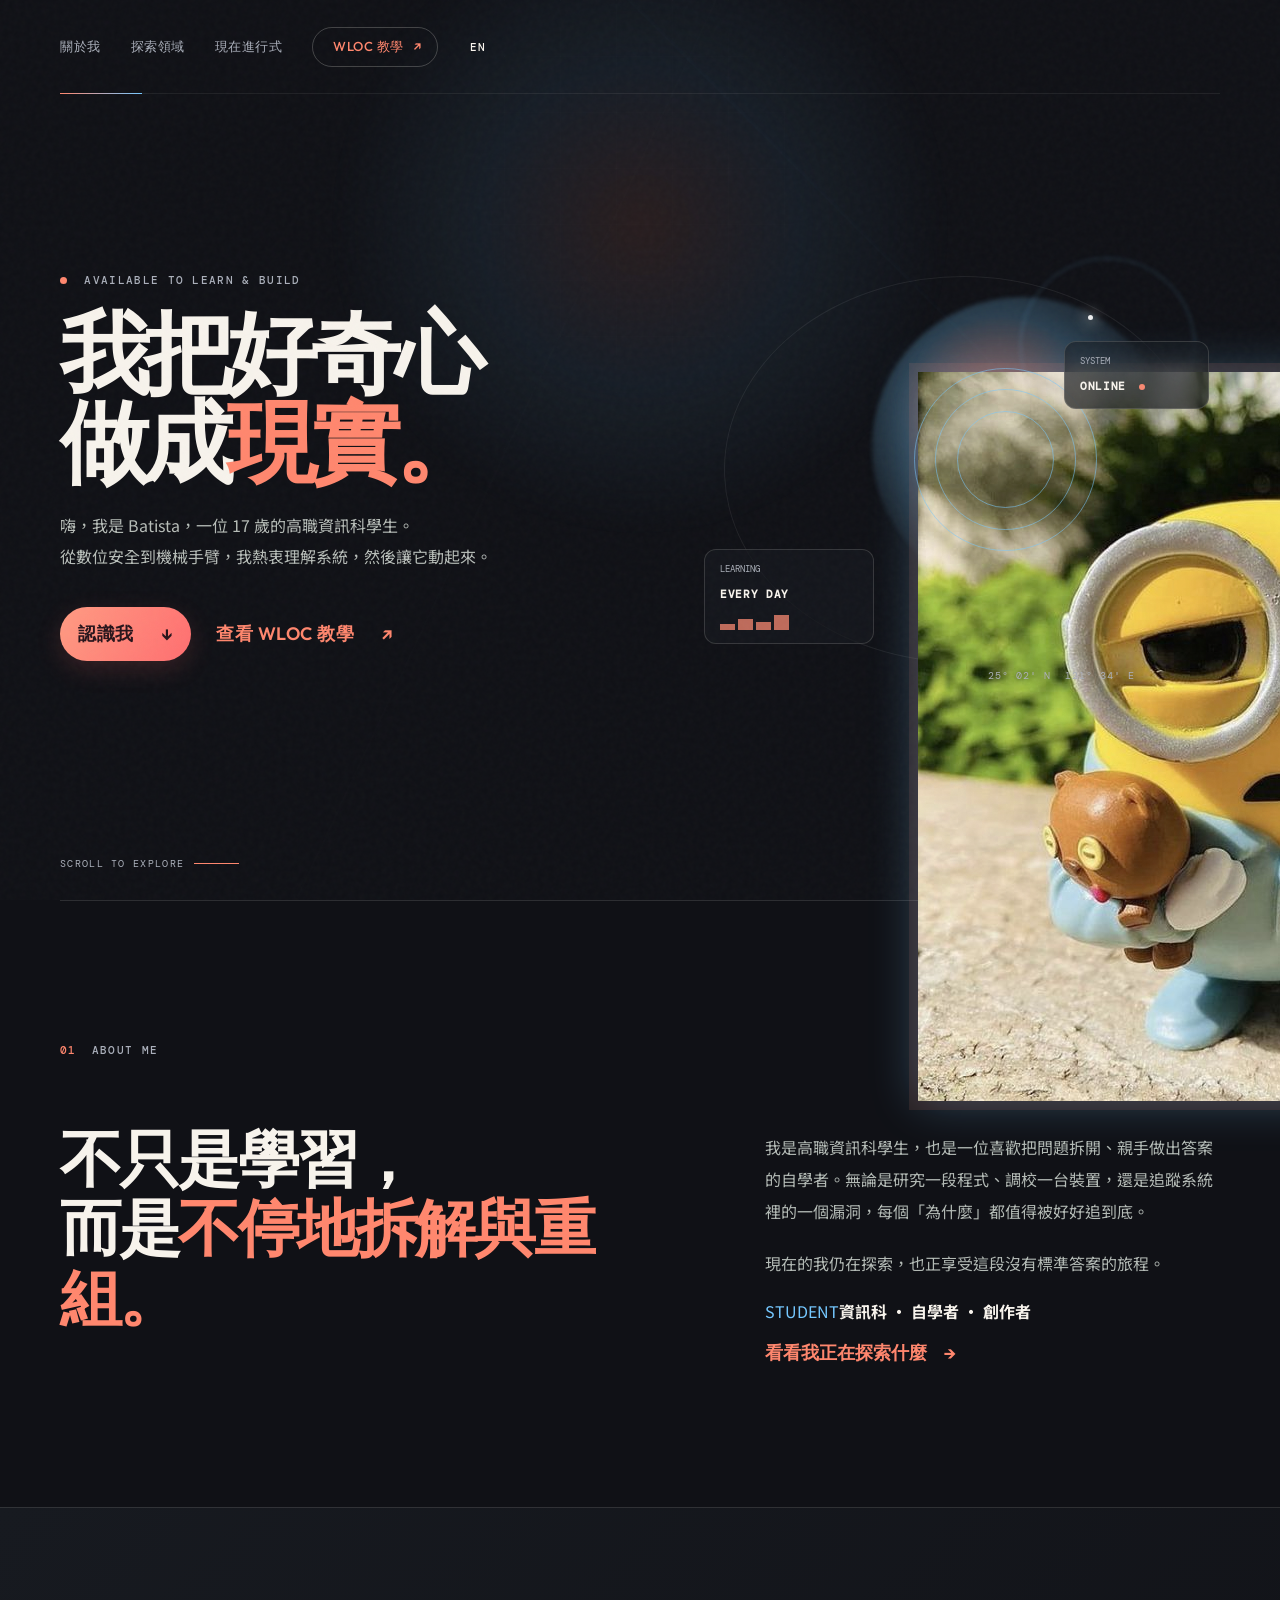
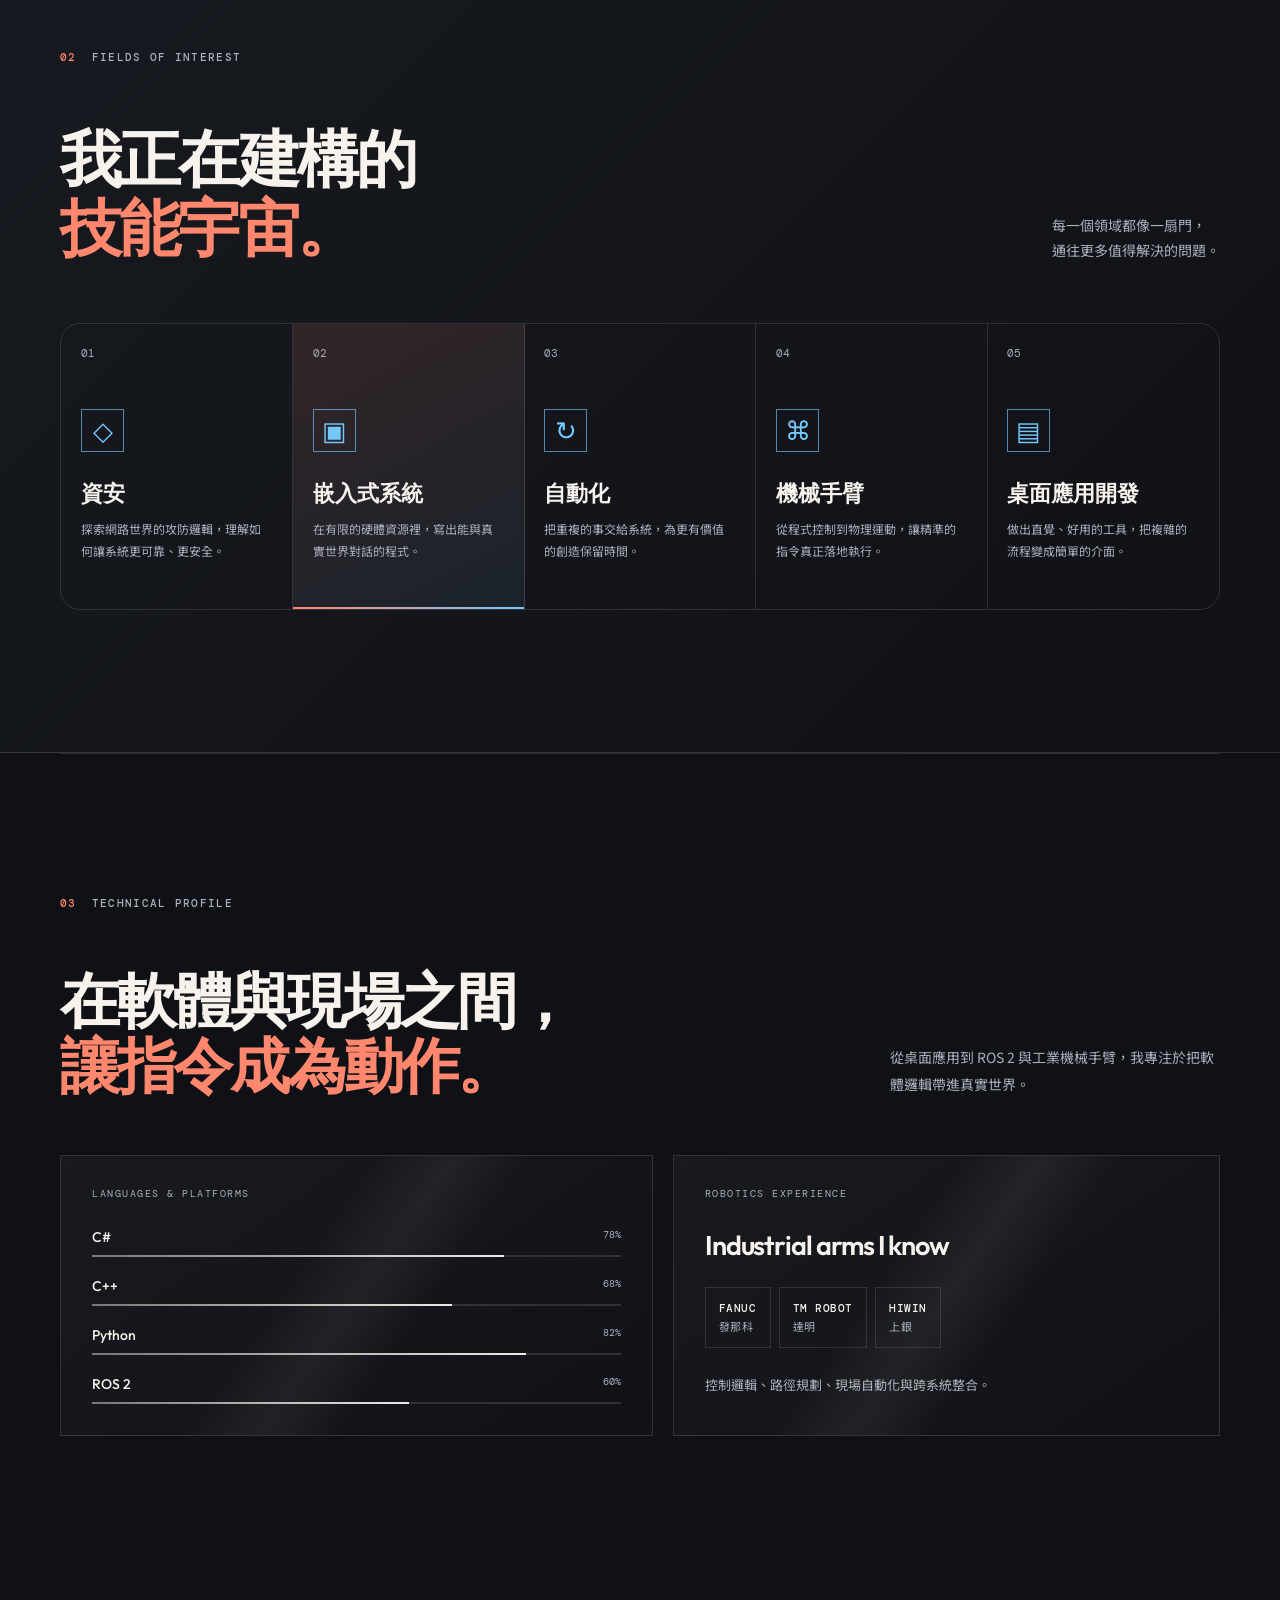
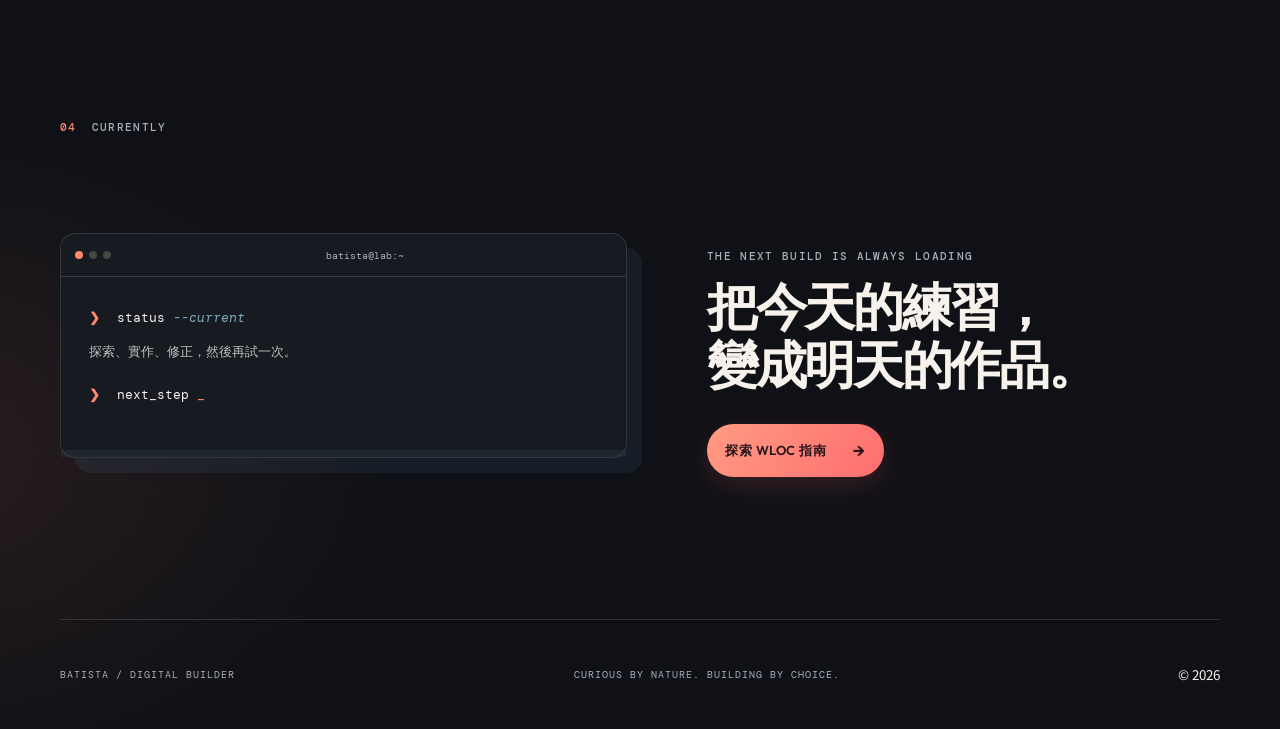
<file: index.html>
<!doctype html>
<html lang="zh-Hant">
<head>
  <meta charset="UTF-8" />
  <meta name="viewport" content="width=device-width, initial-scale=1.0" />
  <meta name="description" content="Batista — 17 歲，自學資安、嵌入式系統與自動化。" />
  <title>Batista | Developer</title>
  <link rel="icon" type="image/png" href="assets/favicon-minion.png" />
  <link rel="preconnect" href="https://fonts.googleapis.com" />
  <link rel="preconnect" href="https://fonts.gstatic.com" crossorigin />
  <link href="https://fonts.googleapis.com/css2?family=DM+Mono:wght@400;500&family=Outfit:wght@400;500;600;700;800&family=Noto+Sans+TC:wght@400;500;600;700&display=swap" rel="stylesheet" />
  <link rel="stylesheet" href="style.css" />
  <link rel="stylesheet" href="final-polish.css" />
</head>
<body>
  <div class="noise"></div><div class="cursor-glow"></div><div class="grid"></div>
  <header class="nav wrap">
    <button class="menu-toggle" aria-label="開啟選單" aria-expanded="false"><i></i><i></i></button>
    <nav><a href="#about" data-i18n="navAbout">關於我</a><a href="#skills" data-i18n="navSkills">探索領域</a><a href="#now" data-i18n="navNow">現在進行式</a><a class="nav-cta" href="wloc.html"><span data-i18n="navGuide">WLOC 教學</span> <span>↗</span></a><button class="lang-switch" type="button" aria-label="Switch language">EN</button></nav>
  </header>
  <main id="top">
    <section class="hero wrap">
      <div class="hero-copy reveal">
        <p class="eyebrow"><span class="pulse"></span> AVAILABLE TO LEARN &amp; BUILD</p>
        <h1 data-i18n-html="heroTitle">我把好奇心<br />做成<span>現實。</span></h1>
        <p class="lede" data-i18n-html="heroLead">嗨，我是 Batista，一位 17 歲的高職資訊科學生。<br />從數位安全到機械手臂，我熱衷理解系統，然後讓它動起來。</p>
        <div class="hero-actions"><a class="button primary" href="#about"><span data-i18n="meet">認識我</span> <span>↓</span></a><a class="button text-button" href="wloc.html"><span data-i18n="viewGuide">查看 WLOC 教學</span> <span>↗</span></a></div>
      </div>
      <div class="hero-visual reveal delay-2" aria-label="抽象科技裝置圖像">
        <div class="orb orb-one"></div><div class="orb orb-two"></div>
        <div class="core"><div class="core-ring r1"></div><div class="core-ring r2"></div><div class="core-ring r3"></div><img src="assets/batista-avatar.png" alt="Batista 的頭貼" /></div>
        <div class="data-card card-a"><small>SYSTEM</small><strong>ONLINE</strong><em></em></div>
        <div class="data-card card-b"><small>LEARNING</small><strong>EVERY DAY</strong><div class="mini-bars"><b></b><b></b><b></b><b></b></div></div>
        <div class="coordinate">25° 02' N&nbsp;&nbsp;121° 34' E</div>
      </div>
      <div class="scroll-note">SCROLL TO EXPLORE <span></span></div>
    </section>
    <section id="about" class="about wrap section">
      <div class="section-label reveal"><span>01</span> ABOUT ME</div>
      <div class="about-content">
        <h2 class="reveal" data-i18n-html="aboutTitle">不只是學習，<br />而是<span>不停地拆解與重組。</span></h2>
        <div class="about-text reveal delay-1"><p data-i18n="aboutP1">我是高職資訊科學生，也是一位喜歡把問題拆開、親手做出答案的自學者。無論是研究一段程式、調校一台裝置，還是追蹤系統裡的一個漏洞，每個「為什麼」都值得被好好追到底。</p><p data-i18n="aboutP2">現在的我仍在探索，也正享受這段沒有標準答案的旅程。</p><div class="student-badge"><span>STUDENT</span><b data-i18n="badge">資訊科 · 自學者 · 創作者</b></div><a class="inline-link" href="#skills"><span data-i18n="explore">看看我正在探索什麼</span> <span>→</span></a></div>
      </div>
    </section>
    <section id="skills" class="skills section">
      <div class="wrap"><div class="section-label reveal"><span>02</span> FIELDS OF INTEREST</div><div class="skills-heading"><h2 class="reveal" data-i18n-html="skillsTitle">我正在建構的<br /><span>技能宇宙。</span></h2><p class="reveal delay-1" data-i18n-html="skillsLead">每一個領域都像一扇門，<br />通往更多值得解決的問題。</p></div>
      <div class="skill-grid">
        <article class="skill-card reveal"><div class="skill-number">01</div><div class="skill-icon shield">◇</div><h3>資安</h3><p>探索網路世界的攻防邏輯，理解如何讓系統更可靠、更安全。</p><span class="card-line"></span></article>
        <article class="skill-card featured reveal delay-1"><div class="skill-number">02</div><div class="skill-icon chip">▣</div><h3>嵌入式系統</h3><p>在有限的硬體資源裡，寫出能與真實世界對話的程式。</p><span class="card-line"></span></article>
        <article class="skill-card reveal delay-2"><div class="skill-number">03</div><div class="skill-icon auto">↻</div><h3>自動化</h3><p>把重複的事交給系統，為更有價值的創造保留時間。</p><span class="card-line"></span></article>
        <article class="skill-card reveal"><div class="skill-number">04</div><div class="skill-icon arm">⌘</div><h3>機械手臂</h3><p>從程式控制到物理運動，讓精準的指令真正落地執行。</p><span class="card-line"></span></article>
        <article class="skill-card reveal delay-1"><div class="skill-number">05</div><div class="skill-icon app">▤</div><h3>桌面應用開發</h3><p>做出直覺、好用的工具，把複雜的流程變成簡單的介面。</p><span class="card-line"></span></article>
      </div></div>
    </section>
    <section class="stack wrap section">
      <div class="section-label reveal"><span>03</span> TECHNICAL PROFILE</div>
      <div class="stack-intro reveal"><h2>在軟體與現場之間，<br><span>讓指令成為動作。</span></h2><p>從桌面應用到 ROS 2 與工業機械手臂，我專注於把軟體邏輯帶進真實世界。</p></div>
      <div class="stack-layout">
        <div class="proficiency reveal"><p class="stack-caption">LANGUAGES &amp; PLATFORMS</p><div class="meter"><div><span>C#</span><b>78%</b></div><i><em style="--level:78%"></em></i></div><div class="meter"><div><span>C++</span><b>68%</b></div><i><em style="--level:68%"></em></i></div><div class="meter"><div><span>Python</span><b>82%</b></div><i><em style="--level:82%"></em></i></div><div class="meter"><div><span>ROS 2</span><b>60%</b></div><i><em style="--level:60%"></em></i></div></div>
        <div class="robot-experience reveal delay-1"><p class="stack-caption">ROBOTICS EXPERIENCE</p><h3>Industrial arms I know</h3><div class="robot-tags"><span>FANUC<br><small>發那科</small></span><span>TM ROBOT<br><small>達明</small></span><span>HIWIN<br><small>上銀</small></span></div><p class="robot-note">控制邏輯、路徑規劃、現場自動化與跨系統整合。</p></div>
      </div>
    </section>
    <section id="now" class="now wrap section"><div class="section-label reveal"><span>04</span> CURRENTLY</div><div class="terminal reveal"><div class="terminal-bar"><span></span><span></span><span></span><p>batista@lab:~</p></div><div class="terminal-body"><p><b>❯</b> status <i>--current</i></p><p class="output">探索、實作、修正，然後再試一次。</p><p><b>❯</b> next_step <span class="typing">_</span></p></div></div><div class="now-copy reveal delay-1"><p class="eyebrow">THE NEXT BUILD IS ALWAYS LOADING</p><h2>把今天的練習，<br />變成明天的作品。</h2><a href="wloc.html" class="button primary">探索 WLOC 指南 <span>→</span></a></div></section>
  </main>
  <footer class="wrap"><p>BATISTA / DIGITAL BUILDER</p><span>CURIOUS BY NATURE. BUILDING BY CHOICE.</span><small>© 2026</small></footer>
  <script src="script.js"></script>
</body>
</html>
</file>
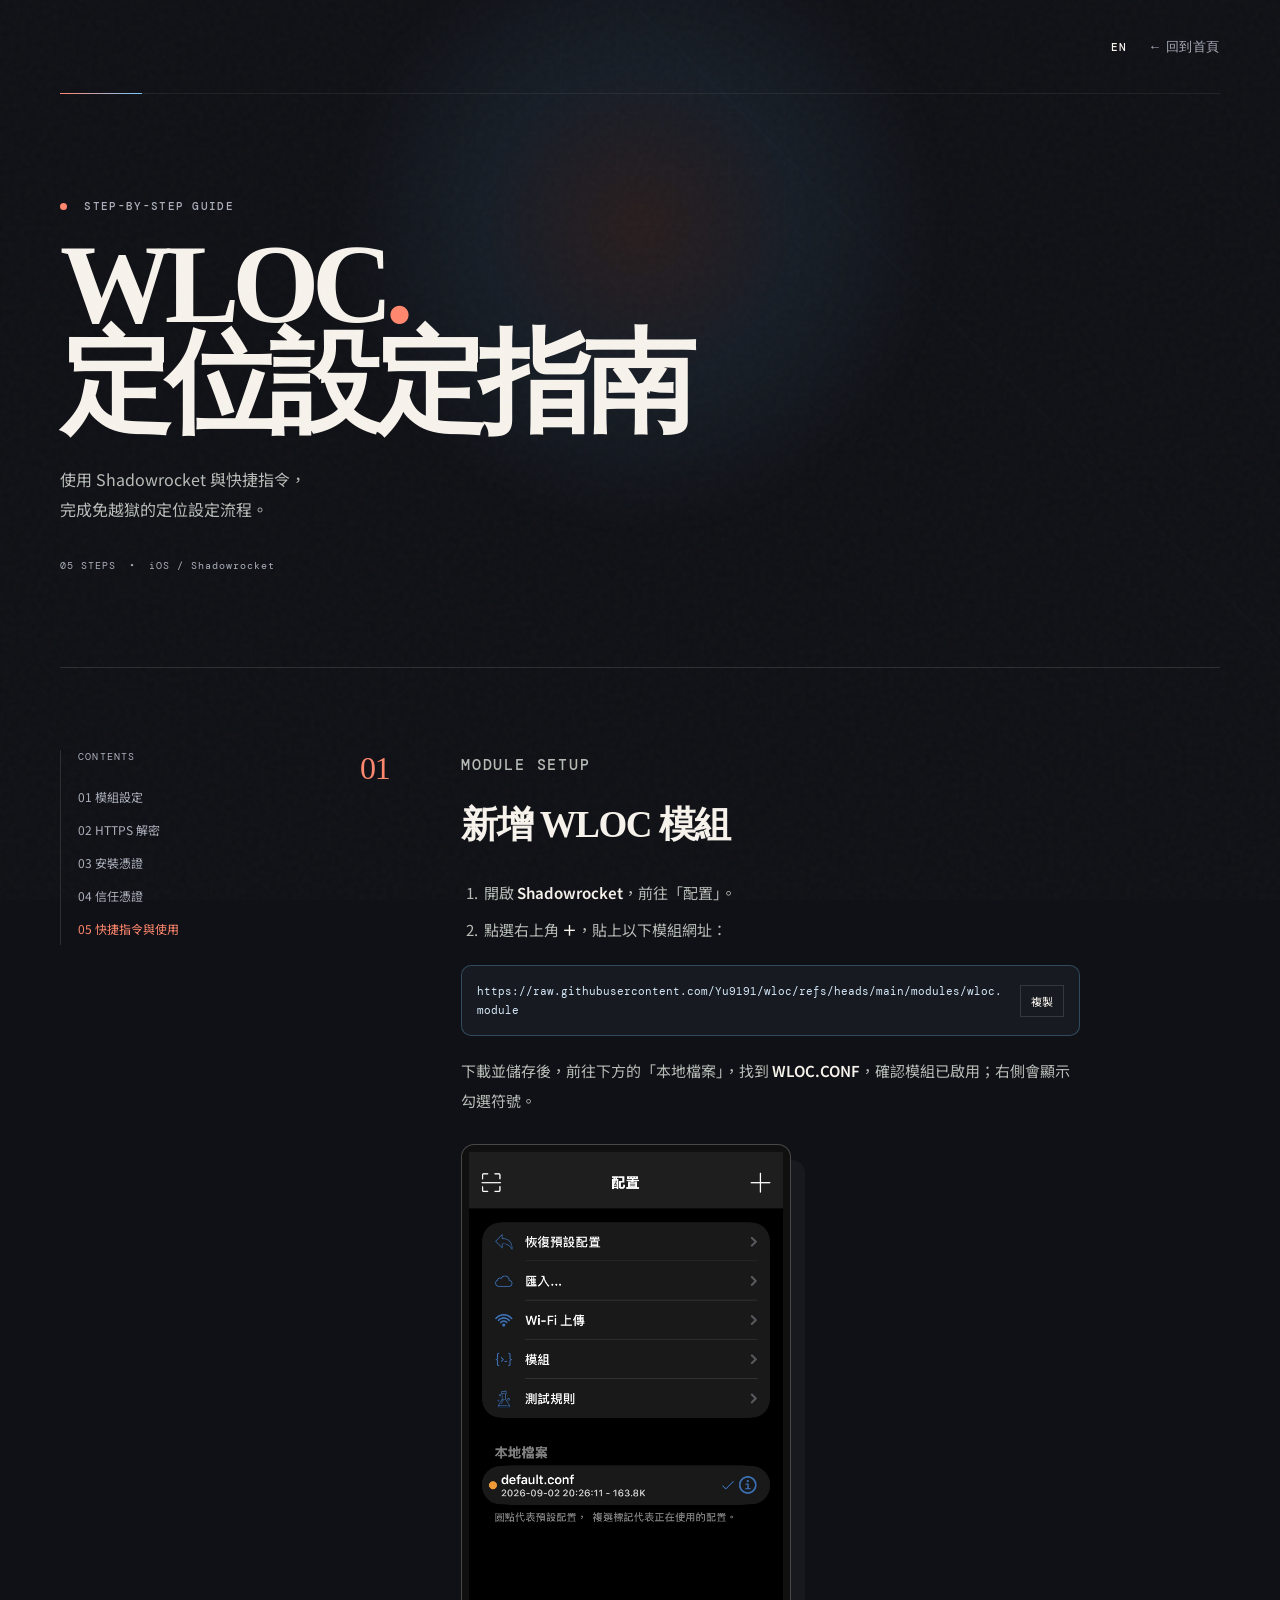
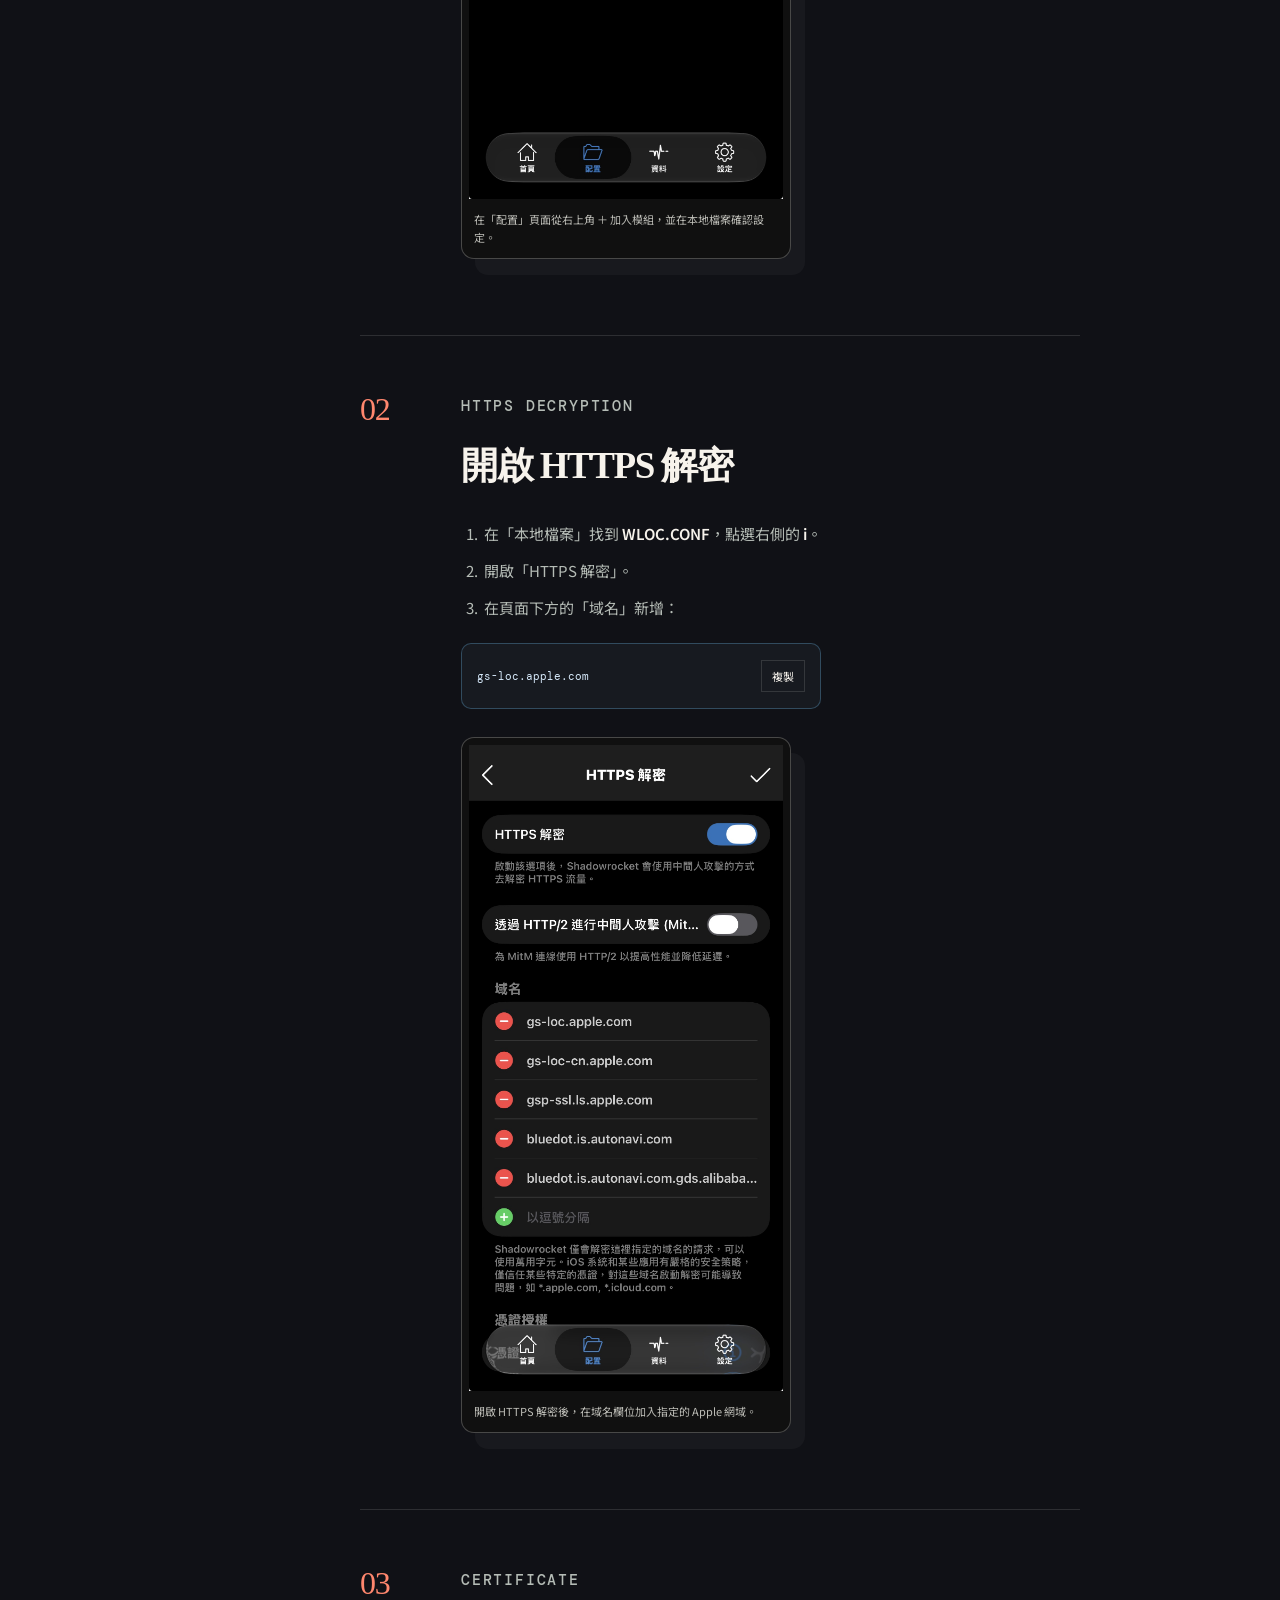
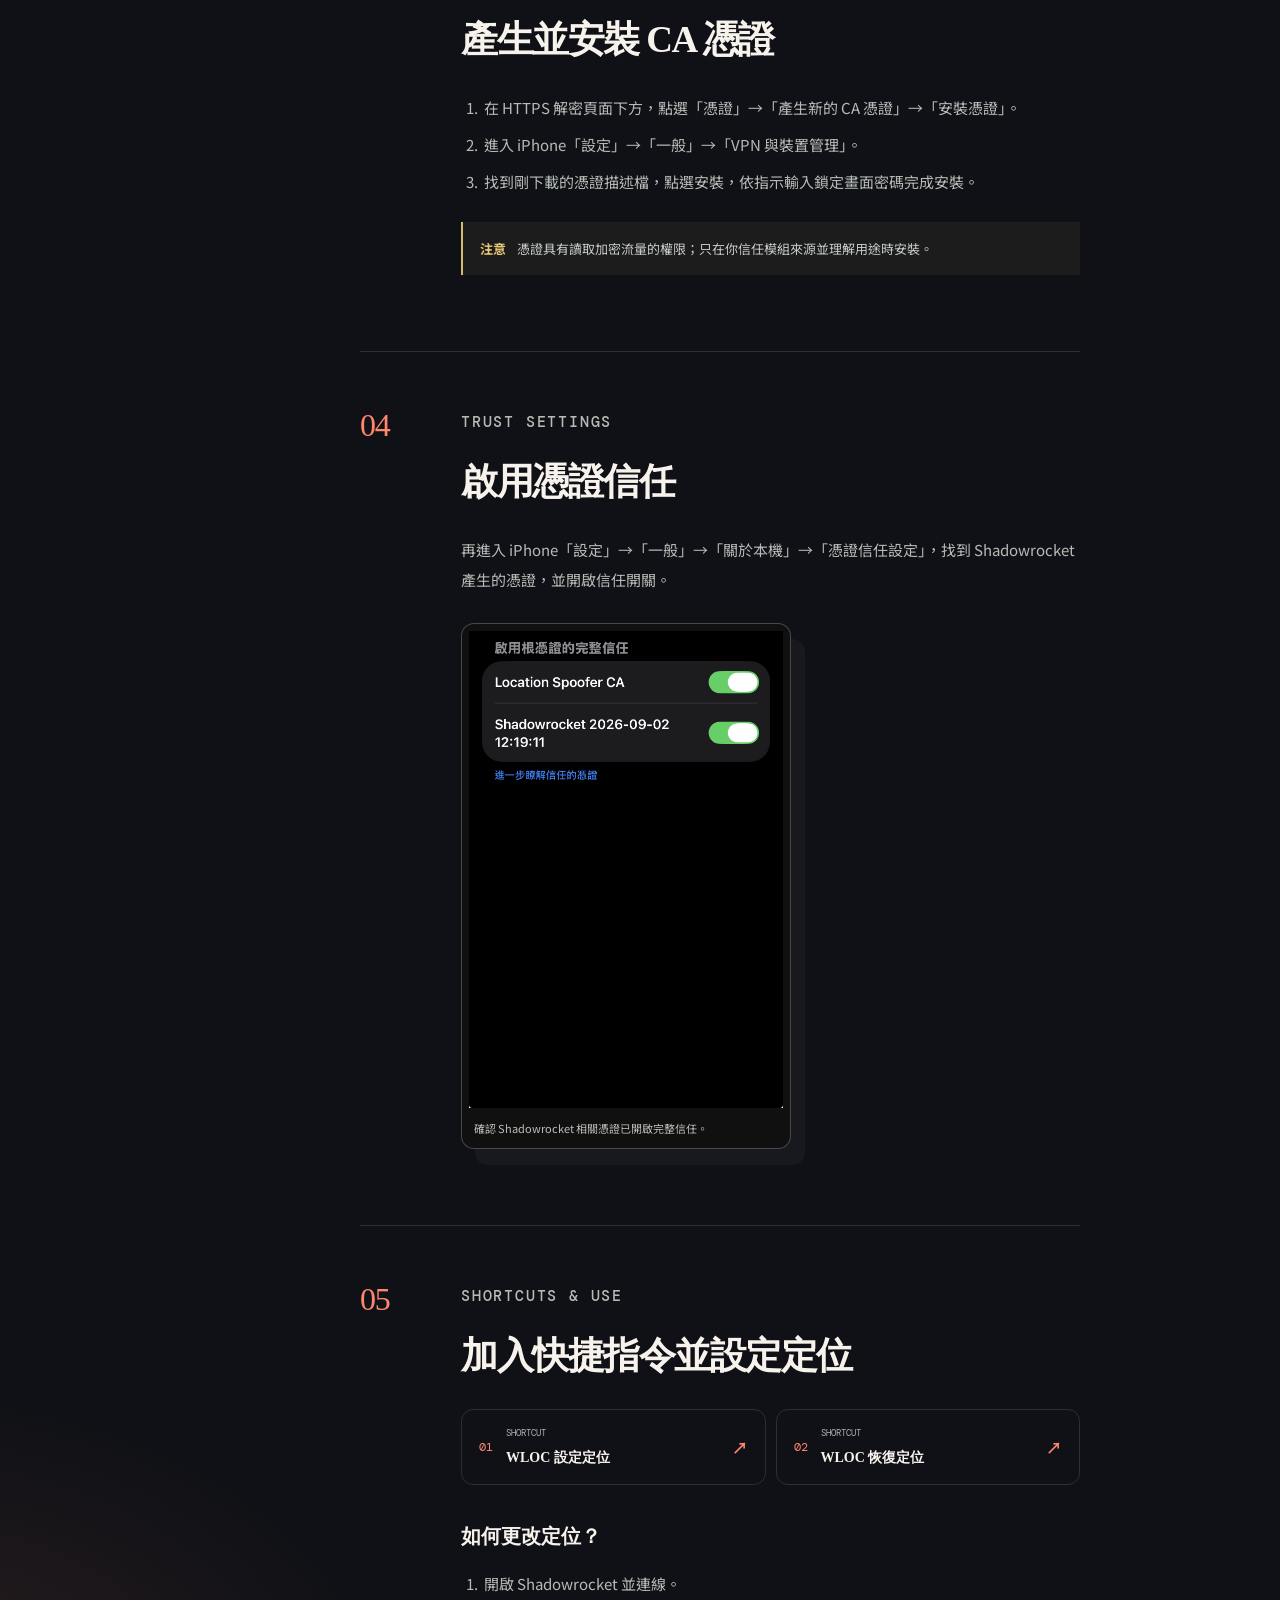
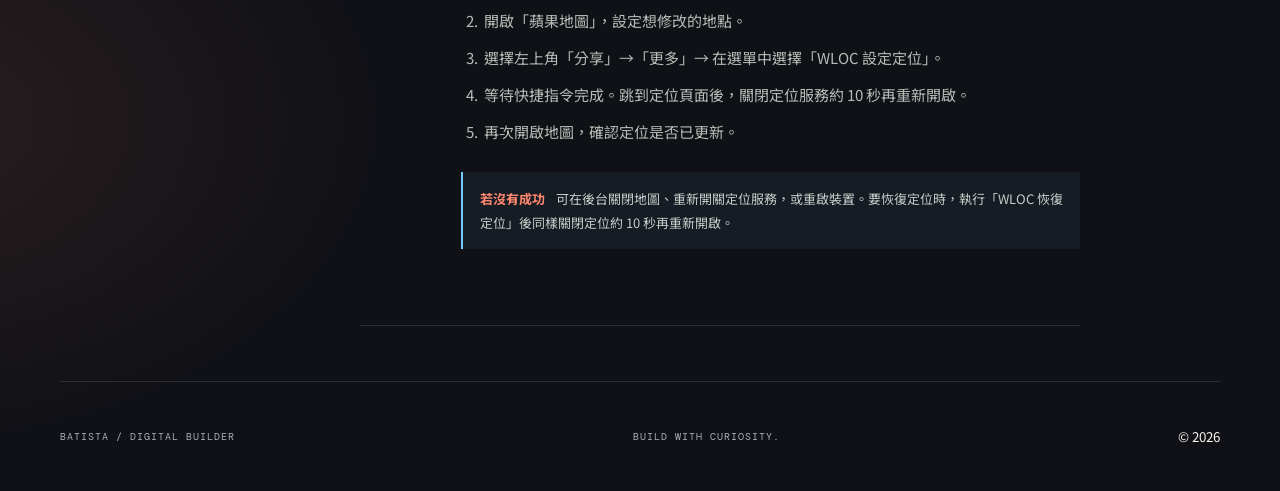
<file: wloc.html>
<!doctype html>
<html lang="zh-Hant"><head><meta charset="UTF-8"/><meta name="viewport" content="width=device-width,initial-scale=1.0"/><meta name="description" content="WLOC Shadowrocket 免越獄定位設定教學"/><title>WLOC Guide | Batista</title><link rel="icon" type="image/png" href="assets/favicon-minion.png"/><link rel="preconnect" href="https://fonts.googleapis.com"/><link rel="preconnect" href="https://fonts.gstatic.com" crossorigin/><link href="https://fonts.googleapis.com/css2?family=DM+Mono:wght@400;500;600;700;800&family=Noto+Sans+TC:wght@400;500;600;700&display=swap" rel="stylesheet"/><link rel="stylesheet" href="style.css"/><link rel="stylesheet" href="final-polish.css"/></head>
<body class="guide-page"><div class="noise"></div><div class="cursor-glow"></div><div class="grid"></div><header class="nav wrap"><div></div><div class="guide-actions"><button class="lang-switch" type="button" aria-label="Switch language">EN</button><a class="back-link" href="index.html" data-i18n="back">← 回到首頁</a></div></header>
<main><section class="guide-hero wrap"><p class="eyebrow reveal"><span class="pulse"></span> STEP-BY-STEP GUIDE</p><h1 class="reveal" data-i18n-html="guideTitle">WLOC<span>.</span><br/>定位設定指南</h1><p class="lede reveal delay-1" data-i18n-html="guideLead">使用 Shadowrocket 與快捷指令，<br/>完成免越獄的定位設定流程。</p><div class="guide-meta reveal delay-2"><span>05 STEPS</span><span>•</span><span>iOS / Shadowrocket</span></div></section>
<section class="guide-content wrap"><aside class="guide-aside"><p>CONTENTS</p><a href="#step-1" class="active">01 模組設定</a><a href="#step-2">02 HTTPS 解密</a><a href="#step-3">03 安裝憑證</a><a href="#step-4">04 信任憑證</a><a href="#step-5">05 快捷指令與使用</a></aside><div class="steps">
<article id="step-1" class="step reveal"><div class="step-count">01</div><div class="step-main"><p class="step-tag">MODULE SETUP</p><h2>新增 WLOC 模組</h2><ol><li>開啟 <strong>Shadowrocket</strong>，前往「配置」。</li><li>點選右上角 <strong>＋</strong>，貼上以下模組網址：</li></ol><div class="code-box"><code>https://raw.githubusercontent.com/Yu9191/wloc/refs/heads/main/modules/wloc.module</code><button class="copy" data-copy="https://raw.githubusercontent.com/Yu9191/wloc/refs/heads/main/modules/wloc.module">複製</button></div><p>下載並儲存後，前往下方的「本地檔案」，找到 <strong>WLOC.CONF</strong>，確認模組已啟用；右側會顯示勾選符號。</p><figure class="tutorial-shot"><img src="assets/shadowrocket-config.png" alt="Shadowrocket 配置與本地檔案畫面"/><figcaption>在「配置」頁面從右上角 ＋ 加入模組，並在本地檔案確認設定。</figcaption></figure></div></article>
<article id="step-2" class="step reveal"><div class="step-count">02</div><div class="step-main"><p class="step-tag">HTTPS DECRYPTION</p><h2>開啟 HTTPS 解密</h2><ol><li>在「本地檔案」找到 <strong>WLOC.CONF</strong>，點選右側的 <strong>i</strong>。</li><li>開啟「HTTPS 解密」。</li><li>在頁面下方的「域名」新增：</li></ol><div class="code-box slim"><code>gs-loc.apple.com</code><button class="copy" data-copy="gs-loc.apple.com">複製</button></div><figure class="tutorial-shot"><img src="assets/https-decryption.png" alt="Shadowrocket HTTPS 解密與域名設定畫面"/><figcaption>開啟 HTTPS 解密後，在域名欄位加入指定的 Apple 網域。</figcaption></figure></div></article>
<article id="step-3" class="step reveal"><div class="step-count">03</div><div class="step-main"><p class="step-tag">CERTIFICATE</p><h2>產生並安裝 CA 憑證</h2><ol><li>在 HTTPS 解密頁面下方，點選「憑證」→「產生新的 CA 憑證」→「安裝憑證」。</li><li>進入 iPhone「設定」→「一般」→「VPN 與裝置管理」。</li><li>找到剛下載的憑證描述檔，點選安裝，依指示輸入鎖定畫面密碼完成安裝。</li></ol><div class="warning"><b>注意</b> 憑證具有讀取加密流量的權限；只在你信任模組來源並理解用途時安裝。</div></div></article>
<article id="step-4" class="step reveal"><div class="step-count">04</div><div class="step-main"><p class="step-tag">TRUST SETTINGS</p><h2>啟用憑證信任</h2><p>再進入 iPhone「設定」→「一般」→「關於本機」→「憑證信任設定」，找到 Shadowrocket 產生的憑證，並開啟信任開關。</p><figure class="tutorial-shot compact"><img src="assets/certificate-trust.png" alt="iPhone 憑證信任設定畫面"/><figcaption>確認 Shadowrocket 相關憑證已開啟完整信任。</figcaption></figure></div></article>
<article id="step-5" class="step reveal"><div class="step-count">05</div><div class="step-main"><p class="step-tag">SHORTCUTS &amp; USE</p><h2>加入快捷指令並設定定位</h2><div class="shortcut-row"><a href="https://www.icloud.com/shortcuts/6662de9658344157959d14da1367d879" target="_blank" rel="noopener"><span>01</span><div><small>SHORTCUT</small><strong>WLOC 設定定位</strong></div><b>↗</b></a><a href="https://www.icloud.com/shortcuts/397a5faafb864899aa99551337edcb47" target="_blank" rel="noopener"><span>02</span><div><small>SHORTCUT</small><strong>WLOC 恢復定位</strong></div><b>↗</b></a></div><h3>如何更改定位？</h3><ol><li>開啟 Shadowrocket 並連線。</li><li>開啟「蘋果地圖」，設定想修改的地點。</li><li>選擇左上角「分享」→「更多」→ 在選單中選擇「WLOC 設定定位」。</li><li>等待快捷指令完成。跳到定位頁面後，關閉定位服務約 10 秒再重新開啟。</li><li>再次開啟地圖，確認定位是否已更新。</li></ol><div class="tip"><b>若沒有成功</b> 可在後台關閉地圖、重新開關定位服務，或重啟裝置。要恢復定位時，執行「WLOC 恢復定位」後同樣關閉定位約 10 秒再重新開啟。</div></div></article>
</div></section></main><footer class="wrap"><p>BATISTA / DIGITAL BUILDER</p><span>BUILD WITH CURIOSITY.</span><small>© 2026</small></footer><script src="script.js"></script></body></html>
</file>
<file: style.css>
:root{--ink:#e9ece9;--muted:#9ca39e;--line:rgba(233,236,233,.15);--lime:#c7ff5e;--bg:#0b0e0d;--panel:#121614}*{box-sizing:border-box}html{scroll-behavior:smooth}body{margin:0;background:var(--bg);color:var(--ink);font-family:'Noto Sans TC',sans-serif;overflow-x:hidden}.wrap{width:min(1160px,calc(100% - 64px));margin:auto}.grid{position:fixed;inset:0;pointer-events:none;opacity:.45;background-image:linear-gradient(rgba(255,255,255,.025) 1px,transparent 1px),linear-gradient(90deg,rgba(255,255,255,.025) 1px,transparent 1px);background-size:56px 56px;mask-image:radial-gradient(ellipse at 50% 20%,black,transparent 70%)}.noise{position:fixed;inset:0;z-index:4;pointer-events:none;opacity:.035;background-image:url("data:image/svg+xml,%3Csvg viewBox='0 0 180 180' xmlns='http://www.w3.org/2000/svg'%3E%3Cfilter id='n'%3E%3CfeTurbulence type='fractalNoise' baseFrequency='.9' numOctaves='4' stitchTiles='stitch'/%3E%3C/filter%3E%3Crect width='100%25' height='100%25' filter='url(%23n)' opacity='.8'/%3E%3C/svg%3E")}.cursor-glow{position:fixed;width:500px;height:500px;left:50%;top:25%;transform:translate(-50%,-50%);pointer-events:none;background:radial-gradient(circle,rgba(176,255,82,.09),transparent 62%);z-index:-1;transition:left .3s ease,top .3s ease}.nav{height:94px;display:flex;align-items:center;justify-content:space-between;position:relative;z-index:10}.brand{display:flex;align-items:center;gap:10px;color:var(--ink);font:600 17px Outfit,sans-serif;letter-spacing:.12em;text-decoration:none}.brand-mark{height:31px;width:31px;border:1px solid var(--lime);border-radius:50%;display:grid;place-items:center;color:var(--lime);font:600 16px Outfit}.dot,h1 span,h2 span{color:var(--lime)}nav{display:flex;gap:30px;align-items:center}nav a,.back-link{color:var(--muted);text-decoration:none;font:500 13px Outfit,sans-serif;letter-spacing:.04em;transition:.25s}nav a:hover,.back-link:hover{color:var(--lime)}.nav-cta{border:1px solid var(--line);padding:10px 14px;color:var(--ink)!important}.nav-cta span{color:var(--lime);margin-left:6px}.menu-toggle{display:none}.hero{min-height:calc(100vh - 94px);display:grid;grid-template-columns:1.05fr .95fr;align-items:center;position:relative;padding-bottom:60px}.eyebrow,.section-label,.step-tag{font:500 11px 'DM Mono',monospace;letter-spacing:.12em;color:var(--muted)}.pulse{display:inline-block;width:7px;height:7px;background:var(--lime);border-radius:50%;margin-right:9px;box-shadow:0 0 0 0 rgba(199,255,94,.6);animation:pulse 2s infinite}@keyframes pulse{70%{box-shadow:0 0 0 8px transparent}100%{box-shadow:0 0 0 0 transparent}}h1,h2,h3,p{margin-top:0}.hero h1{font:700 clamp(57px,7vw,92px)/.99 Outfit,sans-serif;letter-spacing:-.055em;margin:21px 0 25px}.lede{font-size:16px;line-height:1.9;color:#b7bdb8}.hero-actions{display:flex;gap:25px;align-items:center;margin-top:36px}.button{display:inline-flex;gap:27px;align-items:center;text-decoration:none;font:600 13px Outfit,sans-serif;letter-spacing:.04em;transition:.25s}.primary{background:var(--lime);color:#17200a;padding:15px 18px}.primary:hover{box-shadow:0 0 32px rgba(199,255,94,.22);transform:translateY(-3px)}.primary span{font-size:18px}.text-button{color:var(--ink)}.text-button span,.inline-link span{color:var(--lime);font-size:18px}.hero-visual{height:490px;position:relative}.orb{position:absolute;border-radius:50%;filter:blur(2px)}.orb-one{width:300px;height:300px;background:radial-gradient(circle at 36% 38%,rgba(199,255,94,.55),rgba(42,64,23,.28) 30%,transparent 68%);right:48px;top:75px;animation:float 7s ease-in-out infinite}.orb-two{width:175px;height:175px;border:1px solid rgba(199,255,94,.38);right:25px;top:36px;animation:spin 17s linear infinite}@keyframes float{50%{transform:translate(-16px,18px)}}@keyframes spin{to{transform:rotate(360deg)}}.core{position:absolute;right:127px;top:150px;width:175px;height:175px;border-radius:50%;display:grid;place-items:center;background:radial-gradient(circle,rgba(21,27,20,.9) 15%,rgba(8,11,10,.35) 65%,transparent 66%);font:600 56px Outfit;color:var(--lime);text-shadow:0 0 28px rgba(199,255,94,.65)}.core-ring{position:absolute;border:1px solid rgba(199,255,94,.35);border-radius:50%;animation:spin 15s linear infinite}.r1{inset:-4px;border-right-color:transparent}.r2{inset:17px;border-left-color:transparent;animation-direction:reverse;animation-duration:11s}.r3{inset:39px;border-top-color:transparent;animation-duration:8s}.data-card{position:absolute;border:1px solid rgba(233,236,233,.19);background:rgba(15,19,17,.68);backdrop-filter:blur(10px);padding:13px 15px;font-family:'DM Mono';width:145px}.data-card small{display:block;font-size:9px;color:var(--muted);margin-bottom:7px}.data-card strong{font-size:11px;letter-spacing:.06em}.data-card em{display:inline-block;width:6px;height:6px;background:var(--lime);border-radius:50%;margin-left:13px}.card-a{right:11px;top:119px;animation:float 5s ease-in-out infinite}.card-b{left:35px;bottom:68px;width:170px;animation:float 6s ease-in-out -2s infinite}.mini-bars{display:flex;gap:3px;margin-top:12px;align-items:end;height:15px}.mini-bars b{width:15px;background:var(--lime);opacity:.75}.mini-bars b:nth-child(1){height:40%}.mini-bars b:nth-child(2){height:72%}.mini-bars b:nth-child(3){height:55%}.mini-bars b:nth-child(4){height:100%}.coordinate{position:absolute;right:85px;bottom:30px;color:var(--muted);font:10px 'DM Mono';letter-spacing:.1em}.scroll-note{position:absolute;bottom:30px;left:0;font:10px 'DM Mono';letter-spacing:.13em;color:var(--muted);display:flex;align-items:center;gap:10px}.scroll-note span{height:1px;width:45px;background:var(--lime)}.section{padding:142px 0}.section-label{display:flex;gap:15px;align-items:center}.section-label span{color:var(--lime)}.about{border-top:1px solid var(--line)}.about-content{display:grid;grid-template-columns:1.15fr .85fr;gap:90px;margin-top:67px}.about h2,.skills h2,.now h2,.image-request h2{font:600 clamp(39px,5vw,62px)/1.12 Outfit,sans-serif;letter-spacing:-.045em;margin:0}.about-text{padding-top:7px}.about-text p{font-size:16px;line-height:2;color:#b3bab5;margin-bottom:20px}.inline-link{display:inline-flex;gap:17px;align-items:center;text-decoration:none;color:var(--ink);font:600 13px Outfit;margin-top:18px}.skills{background:linear-gradient(135deg,#111613,#0c100e);border-block:1px solid var(--line)}.skills-heading{display:flex;justify-content:space-between;align-items:end;margin:60px 0}.skills-heading p{color:var(--muted);font-size:14px;line-height:1.8;margin:0}.skill-grid{display:grid;grid-template-columns:repeat(5,1fr);border:1px solid var(--line)}.skill-card{min-height:285px;padding:22px 20px;position:relative;border-right:1px solid var(--line);transition:.35s;background:transparent}.skill-card:last-child{border:0}.skill-card:hover,.skill-card.featured{background:rgba(199,255,94,.055)}.skill-number{font:11px 'DM Mono';color:var(--muted)}.skill-icon{width:43px;height:43px;border:1px solid rgba(199,255,94,.55);display:grid;place-items:center;color:var(--lime);font:26px Outfit;margin:49px 0 27px;transition:.35s}.skill-card:hover .skill-icon{transform:rotate(12deg) scale(1.1);background:var(--lime);color:#19210e}.skill-card h3{font:600 22px Outfit;margin-bottom:9px}.skill-card p{font-size:12px;line-height:1.8;color:var(--muted);margin:0}.card-line{position:absolute;bottom:0;left:0;width:0;height:2px;background:var(--lime);transition:.35s}.skill-card:hover .card-line,.featured .card-line{width:100%}.now{display:grid;grid-template-columns:1.05fr .95fr;gap:80px;align-items:center;position:relative}.now .section-label{grid-column:span 2}.terminal{border:1px solid var(--line);background:#101411;box-shadow:15px 15px 0 rgba(199,255,94,.075)}.terminal-bar{border-bottom:1px solid var(--line);height:43px;display:flex;align-items:center;padding:0 14px;gap:6px}.terminal-bar span{width:8px;height:8px;border-radius:50%;background:#3e4841}.terminal-bar span:first-child{background:#d9e985}.terminal-bar p{margin:0 auto;font:10px 'DM Mono';color:var(--muted)}.terminal-body{padding:28px;min-height:180px;font:13px 'DM Mono';line-height:2}.terminal-body p{margin:0}.terminal b{color:var(--lime);margin-right:9px}.terminal i{color:#7eacbf}.output{color:#b9c2bb;margin:8px 0 17px!important}.typing{animation:blink .8s infinite;color:var(--lime)}@keyframes blink{50%{opacity:0}}.now-copy{padding-top:35px}.now-copy h2{font-size:clamp(35px,4vw,52px);margin:15px 0 31px}footer{border-top:1px solid var(--line);height:110px;display:flex;align-items:center;justify-content:space-between;position:relative;z-index:1}footer p,footer>span{margin:0;color:var(--muted);font:10px 'DM Mono';letter-spacing:.1em}.reveal{opacity:0;transform:translateY(23px);transition:opacity .7s ease,transform .7s ease}.reveal.shown{opacity:1;transform:none}.delay-1{transition-delay:.12s}.delay-2{transition-delay:.24s}
/* Guide */.guide-hero{padding:105px 0 95px;border-bottom:1px solid var(--line)}.guide-hero h1{font:700 clamp(61px,9vw,112px)/.88 Outfit;letter-spacing:-.065em;margin:22px 0 32px}.guide-hero h1 span{color:var(--lime)}.guide-meta{display:flex;gap:13px;color:var(--muted);font:10px 'DM Mono';letter-spacing:.1em;margin-top:34px}.guide-content{display:grid;grid-template-columns:210px 1fr;gap:90px;padding-top:82px}.guide-aside{position:sticky;top:35px;height:max-content;border-left:1px solid var(--line);padding-left:17px}.guide-aside p{font:10px 'DM Mono';letter-spacing:.12em;color:var(--muted);margin-bottom:17px}.guide-aside a{display:block;text-decoration:none;color:var(--muted);font-size:12px;padding:8px 0;transition:.25s}.guide-aside a.active,.guide-aside a:hover{color:var(--lime)}.steps{max-width:720px}.step{display:grid;grid-template-columns:76px 1fr;gap:25px;padding:0 0 76px;margin-bottom:55px;border-bottom:1px solid var(--line)}.step-count{font:500 32px Outfit;color:var(--lime);letter-spacing:-.04em}.step-tag{margin:5px 0 12px}.step h2{font:600 37px Outfit;letter-spacing:-.04em;margin-bottom:28px}.step h3{font:600 20px Outfit;margin:38px 0 19px}.step-main>p,.step ol{font-size:15px;color:#b5bcb6;line-height:2;margin:0 0 20px;padding-left:20px}.step-main>p{padding:0}.step li{padding-left:3px;margin-bottom:7px}.step strong{color:var(--ink);font-weight:600}.code-box{padding:16px 15px;margin:18px 0 20px;background:#131915;border:1px solid rgba(199,255,94,.3);display:flex;align-items:center;gap:15px}.code-box code{font:11px 'DM Mono';color:#d9e8c4;overflow-wrap:anywhere;line-height:1.7;flex:1}.copy{border:1px solid var(--line);background:transparent;color:var(--ink);padding:7px 10px;cursor:pointer;white-space:nowrap;font:11px 'Noto Sans TC';transition:.2s}.copy:hover{background:var(--lime);color:#19210e}.slim{max-width:360px}.tip,.warning{font-size:13px;line-height:1.8;padding:15px 17px;margin-top:25px;border-left:2px solid var(--lime);background:rgba(199,255,94,.06);color:#c5ccc7}.tip b,.warning b{color:var(--lime);margin-right:8px}.warning{border-color:#d6bb71;background:rgba(214,187,113,.07)}.warning b{color:#e6c877}.shortcut-row{display:grid;grid-template-columns:1fr 1fr;gap:10px}.shortcut-row a{border:1px solid var(--line);padding:17px;display:flex;align-items:center;gap:13px;text-decoration:none;color:var(--ink);transition:.25s}.shortcut-row a:hover{border-color:var(--lime);transform:translateY(-3px)}.shortcut-row span{font:12px 'DM Mono';color:var(--lime)}.shortcut-row small{display:block;color:var(--muted);font:9px 'DM Mono';margin-bottom:4px}.shortcut-row strong{font:600 14px Outfit}.shortcut-row b{margin-left:auto;color:var(--lime)}.image-request{padding:45px 0 125px}.image-request h2{font-size:45px;margin:12px 0}.image-request>p:not(.eyebrow){color:var(--muted);font-size:14px}.image-list{display:grid;grid-template-columns:repeat(2,1fr);gap:1px;background:var(--line);border:1px solid var(--line);margin-top:31px}.image-list span{background:var(--panel);padding:19px;font-size:13px;line-height:1.6;color:#c1c8c1}
@media(max-width:760px){.wrap{width:min(100% - 36px,1160px)}.nav{height:76px}.menu-toggle{display:grid;gap:5px;background:none;border:0;padding:8px}.menu-toggle i{height:1px;width:22px;background:var(--ink)}nav{display:none;position:absolute;top:65px;right:0;left:0;background:#131714;border:1px solid var(--line);padding:18px;flex-direction:column;align-items:stretch;gap:15px}nav.open{display:flex}.nav-cta{text-align:center}.hero{display:block;padding:78px 0 67px;min-height:auto}.hero h1{font-size:57px}.lede br{display:none}.hero-visual{height:355px;margin:34px -10px -20px}.core{right:76px;top:105px;width:158px;height:158px}.orb-one{right:7px;top:38px}.orb-two{right:0;top:12px}.card-a{right:0;top:75px}.card-b{left:0;bottom:42px}.coordinate{right:10px;bottom:12px;font-size:8px}.scroll-note{display:none}.section{padding:85px 0}.about-content,.now{display:block;margin-top:40px}.about h2{margin-bottom:31px}.skills-heading{display:block;margin:39px 0}.skills-heading p{margin-top:18px}.skill-grid{grid-template-columns:1fr 1fr}.skill-card{min-height:235px;border-bottom:1px solid var(--line)}.skill-card:nth-child(2){border-right:0}.skill-card:last-child{border-right:1px solid var(--line)}.skill-icon{margin:29px 0 20px}.now .section-label{margin-bottom:38px}.now-copy{padding-top:55px}.terminal{box-shadow:8px 8px 0 rgba(199,255,94,.075)}footer{height:auto;padding:29px 0;gap:18px;align-items:flex-start;flex-direction:column}.guide-hero{padding:70px 0}.guide-hero h1{font-size:62px}.guide-content{display:block;padding-top:48px}.guide-aside{display:none}.step{grid-template-columns:1fr;gap:10px;padding-bottom:52px;margin-bottom:44px}.step-count{font-size:23px}.step h2{font-size:31px;margin-bottom:21px}.step-main>p,.step ol{font-size:14px}.shortcut-row,.image-list{grid-template-columns:1fr}.image-request{padding:25px 0 80px}.image-request h2{font-size:36px}.back-link{font-size:12px}.cursor-glow{display:none}.tutorial-shot{max-width:310px}}

/* Rebuilt visual language: ink, porcelain, coral and arctic blue */
:root{--bg:#101116;--panel:#171a20;--ink:#f7f3ec;--muted:#abb0bb;--line:rgba(247,243,236,.13);--lime:#ff876e;--violet:#75c8ff}body{background:radial-gradient(60rem 34rem at 84% -10%,rgba(117,200,255,.15),transparent 70%),radial-gradient(42rem 28rem at -8% 93%,rgba(255,135,110,.11),transparent 72%),var(--bg)}body:before{content:"";position:fixed;inset:0;pointer-events:none;z-index:-1;opacity:.55;background:linear-gradient(115deg,transparent 42%,rgba(255,255,255,.018) 42.1%,transparent 42.4%),linear-gradient(45deg,transparent 70%,rgba(117,200,255,.04) 70.1%,transparent 70.4%)}.cursor-glow{width:650px;height:650px;background:radial-gradient(circle,rgba(255,135,110,.10),rgba(117,200,255,.07) 35%,transparent 68%);filter:blur(5px)}.nav{border-bottom:1px solid rgba(247,243,236,.07)}.nav:after{content:"";position:absolute;bottom:-1px;left:0;width:82px;height:1px;background:linear-gradient(90deg,var(--lime),var(--violet))}.nav-cta{border-radius:999px;border-color:rgba(247,243,236,.22)}.nav-cta:hover{background:rgba(247,243,236,.07)}.lang-switch{border:0;background:transparent;color:var(--ink);font:500 11px 'DM Mono';letter-spacing:.05em;cursor:pointer;padding:8px 2px;transition:.25s}.lang-switch:hover{color:var(--lime);transform:translateY(-2px)}.guide-actions{display:flex;gap:20px;align-items:center}.brand-mark{border-color:var(--violet);color:var(--violet)}.dot,h1 span,h2 span{color:var(--lime)}.primary{border-radius:999px;background:linear-gradient(120deg,#ff9b82,#ff6e70);color:#27141b;box-shadow:0 8px 26px rgba(255,105,105,.16)}.primary:hover{box-shadow:0 14px 35px rgba(255,105,105,.28)}.text-button{position:relative}.text-button:after{content:"";position:absolute;bottom:-7px;left:0;width:0;height:1px;background:var(--violet);transition:.3s}.text-button:hover:after{width:100%}.hero h1{letter-spacing:-.07em}.hero-visual{filter:saturate(.92)}.orb-one{background:radial-gradient(circle at 42% 38%,rgba(255,135,110,.63),rgba(117,200,255,.25) 38%,transparent 70%);animation:float 9s ease-in-out infinite}.orb-two{border-color:rgba(117,200,255,.62);border-style:dashed}.core{background:radial-gradient(circle,rgba(16,17,22,.9) 15%,rgba(16,17,22,.2) 65%,transparent 66%)}.core img{border-color:rgba(247,243,236,.8);box-shadow:0 0 0 9px rgba(255,135,110,.11),0 0 44px rgba(117,200,255,.32)}.core-ring{border-color:rgba(117,200,255,.55)}.data-card{border-radius:12px;background:rgba(23,26,32,.68);border-color:rgba(247,243,236,.15)}.data-card em,.mini-bars b{background:var(--lime)}.hero:after{background:linear-gradient(transparent,var(--lime),transparent);box-shadow:0 0 17px var(--lime)}.student-badge{border-color:var(--lime)}.student-badge span{color:var(--violet)}.skills{background:linear-gradient(135deg,#171a20,#101116)}.skill-grid{border-radius:20px;overflow:hidden}.skill-card{transition:transform .35s ease,background .35s ease}.skill-card:hover{transform:translateY(-9px);z-index:1}.skill-card:hover,.skill-card.featured{background:linear-gradient(155deg,rgba(255,135,110,.13),rgba(117,200,255,.08))}.skill-icon{border-color:rgba(117,200,255,.65);color:var(--violet)}.skill-card:hover .skill-icon{background:var(--lime);color:#28151b}.card-line{background:linear-gradient(90deg,var(--lime),var(--violet))}.terminal{border-radius:15px;background:#171a20;box-shadow:15px 15px 0 rgba(117,200,255,.07)}.terminal-bar span:first-child{background:var(--lime)}.terminal-body{background-image:linear-gradient(transparent 96%,rgba(117,200,255,.07) 96%)}.tutorial-shot{border-radius:13px;border-color:rgba(117,200,255,.4);background:linear-gradient(135deg,rgba(117,200,255,.14),rgba(255,135,110,.07));box-shadow:14px 16px 0 rgba(255,135,110,.1)}.tutorial-shot:before{background:linear-gradient(180deg,transparent 0%,rgba(117,200,255,.15) 49%,transparent 51%)}.code-box{border-radius:10px;background:#171a20;border-color:rgba(117,200,255,.28)}.code-box code{color:#d6e9fa}.copy:hover{background:var(--violet);color:#0d1520}.tip{border-color:var(--violet);background:rgba(117,200,255,.06)}.shortcut-row a{border-radius:12px}.shortcut-row a:hover{border-color:var(--lime)}

/* Midnight blue / ice blue visual upgrade */
:root{--motion:1}.tutorial-shot,.tutorial-shot.compact{box-sizing:border-box;width:min(100%,330px)!important;max-width:330px!important;height:auto!important}.tutorial-shot img,.tutorial-shot.compact img{display:block!important;width:100%!important;height:auto!important;max-width:100%!important;max-height:none!important;object-fit:contain!important;object-position:center!important}.tutorial-shot figcaption{max-width:100%;word-break:break-word}.guide-page .step{transition:background .4s ease}.guide-page .step:hover{background:linear-gradient(90deg,rgba(255,255,255,.025),transparent 64%)}.guide-page .step:hover .step-count{transform:translateX(5px);color:#fff}.step-count{transition:transform .4s ease,color .4s ease}.hero-copy .eyebrow{animation:softRise 1s .15s both}.hero h1{animation:softRise 1s .26s both}.hero .lede{animation:softRise 1s .39s both}.hero-actions{animation:softRise 1s .52s both}@keyframes softRise{from{opacity:0;transform:translateY(18px);filter:blur(5px)}to{opacity:1;transform:none;filter:none}}.hero-visual:before{content:"";position:absolute;inset:11% 3% 10% 10%;border:1px solid rgba(255,255,255,.07);border-radius:50%;animation:breath 7s ease-in-out infinite}.hero-visual:after{content:"";position:absolute;width:5px;height:5px;border-radius:50%;background:#eee;right:23%;top:19%;box-shadow:0 0 14px 4px rgba(255,255,255,.3);animation:orbitDot 9s linear infinite}@keyframes breath{50%{transform:scale(1.07);opacity:.26}}@keyframes orbitDot{to{transform:rotate(360deg) translateX(100px) rotate(-360deg)}}.button{position:relative;overflow:hidden}.button:before{content:"";position:absolute;inset:0;transform:translateX(-130%) skewX(-22deg);background:linear-gradient(90deg,transparent,rgba(255,255,255,.45),transparent);transition:transform .7s ease}.button:hover:before{transform:translateX(130%) skewX(-22deg)}.skill-card{will-change:transform}.skill-card:nth-child(odd){animation:cardDrift 8s ease-in-out infinite}.skill-card:nth-child(even){animation:cardDrift 8s ease-in-out -3s infinite}@keyframes cardDrift{50%{transform:translateY(-4px)}}.proficiency,.robot-experience{animation:softRise .8s both}.robot-experience{animation-delay:.12s}@media(prefers-reduced-motion:reduce){*,*:before,*:after{animation-duration:.01ms!important;animation-iteration-count:1!important;scroll-behavior:auto!important}}@media(max-width:760px){.tutorial-shot,.tutorial-shot.compact{width:min(100%,290px)!important;max-width:290px!important}.hero-visual:before{inset:12% 2%}.skill-card:nth-child(n){animation:none}}
</file>
<file: final-polish.css>
/* Stable final layout and motion layer */
.stack{border-top:1px solid var(--line)}
.stack-intro{display:flex;justify-content:space-between;align-items:end;gap:72px;margin:58px 0}
.stack-intro h2{margin:0;font:600 clamp(37px,4.7vw,60px)/1.08 Outfit,sans-serif;letter-spacing:-.055em}
.stack-intro p{max-width:330px;margin:0;color:var(--muted);font-size:14px;line-height:1.9}
.stack-layout{display:grid;grid-template-columns:1.04fr .96fr;gap:20px}
.proficiency,.robot-experience{position:relative;overflow:hidden;padding:31px;border:1px solid var(--line);background:linear-gradient(145deg,rgba(255,255,255,.038),rgba(255,255,255,.008))}
.proficiency::after,.robot-experience::after{content:"";position:absolute;inset:-120% -35%;pointer-events:none;background:linear-gradient(125deg,transparent 45%,rgba(255,255,255,.06) 50%,transparent 55%);animation:panel-sheen 8s ease-in-out infinite}
.stack-caption{margin:0 0 28px;color:var(--muted);font:10px 'DM Mono',monospace;letter-spacing:.15em}
.meter{margin:0 0 20px}.meter:last-child{margin-bottom:0}.meter div{display:flex;justify-content:space-between;margin-bottom:9px;font:500 14px Outfit,sans-serif}.meter b{color:var(--muted);font:10px 'DM Mono',monospace;font-weight:400}.meter i{display:block;height:2px;overflow:hidden;background:rgba(255,255,255,.13)}.meter em{display:block;width:var(--level);height:100%;transform-origin:left;background:linear-gradient(90deg,#777,#eceae2);animation:meter-load 1.5s cubic-bezier(.25,1,.5,1) both}
.robot-experience h3{margin:0 0 25px;font:600 27px Outfit,sans-serif;letter-spacing:-.04em}.robot-tags{display:flex;flex-wrap:wrap;gap:8px}.robot-tags span{padding:11px 13px;border:1px solid var(--line);font:500 11px/1.65 'DM Mono',monospace;letter-spacing:.05em;transition:transform .3s,background .3s,color .3s}.robot-tags span:hover{transform:translateY(-4px);background:#e5e2da;color:#111}.robot-tags small{color:var(--muted);font:11px 'Noto Sans TC',sans-serif}.robot-note{margin:25px 0 0;color:var(--muted);font-size:13px;line-height:1.8}
.tutorial-shot,.tutorial-shot.compact{box-sizing:border-box;width:min(100%,330px)!important;max-width:330px!important;height:auto!important;margin:28px 0 0!important;padding:7px!important;overflow:hidden;border:1px solid rgba(238,238,234,.25)!important;border-radius:13px!important;background:#101010!important;box-shadow:14px 16px 0 rgba(255,255,255,.035)!important}.tutorial-shot img,.tutorial-shot.compact img{display:block!important;width:100%!important;height:auto!important;max-width:100%!important;max-height:none!important;object-fit:contain!important;object-position:center!important}.tutorial-shot figcaption{display:block;max-width:100%;padding:11px 5px 4px!important;color:#bdbdb7!important;font-size:11px!important;line-height:1.7!important;word-break:break-word;background:#101010}
.guide-page .step{transition:background .4s ease}.guide-page .step:hover{background:linear-gradient(90deg,rgba(255,255,255,.026),transparent 65%)}.guide-page .step:hover .step-count{transform:translateX(5px);color:#fff}.step-count{transition:transform .4s ease,color .4s ease}
.hero-copy .eyebrow{animation:soft-rise 1s .12s both}.hero h1{animation:soft-rise 1s .24s both}.hero .lede{animation:soft-rise 1s .38s both}.hero-actions{animation:soft-rise 1s .52s both}.hero-visual::before{content:"";position:absolute;inset:11% 3% 10% 10%;border:1px solid rgba(255,255,255,.07);border-radius:50%;animation:breath 7s ease-in-out infinite}.hero-visual::after{content:"";position:absolute;right:23%;top:19%;width:5px;height:5px;border-radius:50%;background:#eee;box-shadow:0 0 14px 4px rgba(255,255,255,.3);animation:orbit-dot 9s linear infinite}.button{position:relative;overflow:hidden}.button::before{content:"";position:absolute;inset:0;transform:translateX(-130%) skewX(-22deg);background:linear-gradient(90deg,transparent,rgba(255,255,255,.42),transparent);transition:transform .7s ease}.button:hover::before{transform:translateX(130%) skewX(-22deg)}.skill-card:nth-child(odd){animation:card-drift 8s ease-in-out infinite}.skill-card:nth-child(even){animation:card-drift 8s ease-in-out -3s infinite}
@keyframes panel-sheen{50%{transform:translateX(58%)}}@keyframes meter-load{from{transform:scaleX(0)}}@keyframes soft-rise{from{opacity:0;transform:translateY(18px);filter:blur(5px)}to{opacity:1;transform:none;filter:none}}@keyframes breath{50%{transform:scale(1.07);opacity:.28}}@keyframes orbit-dot{to{transform:rotate(360deg) translateX(100px) rotate(-360deg)}}@keyframes card-drift{50%{transform:translateY(-4px)}}
@media(max-width:760px){.stack-intro{display:block;margin:40px 0}.stack-intro p{margin-top:20px}.stack-layout{grid-template-columns:1fr}.proficiency,.robot-experience{padding:23px}.tutorial-shot,.tutorial-shot.compact{width:min(100%,290px)!important;max-width:290px!important}.skill-card:nth-child(n){animation:none}}
@media(prefers-reduced-motion:reduce){*,*::before,*::after{animation-duration:.01ms!important;animation-iteration-count:1!important;scroll-behavior:auto!important}}
</file>
